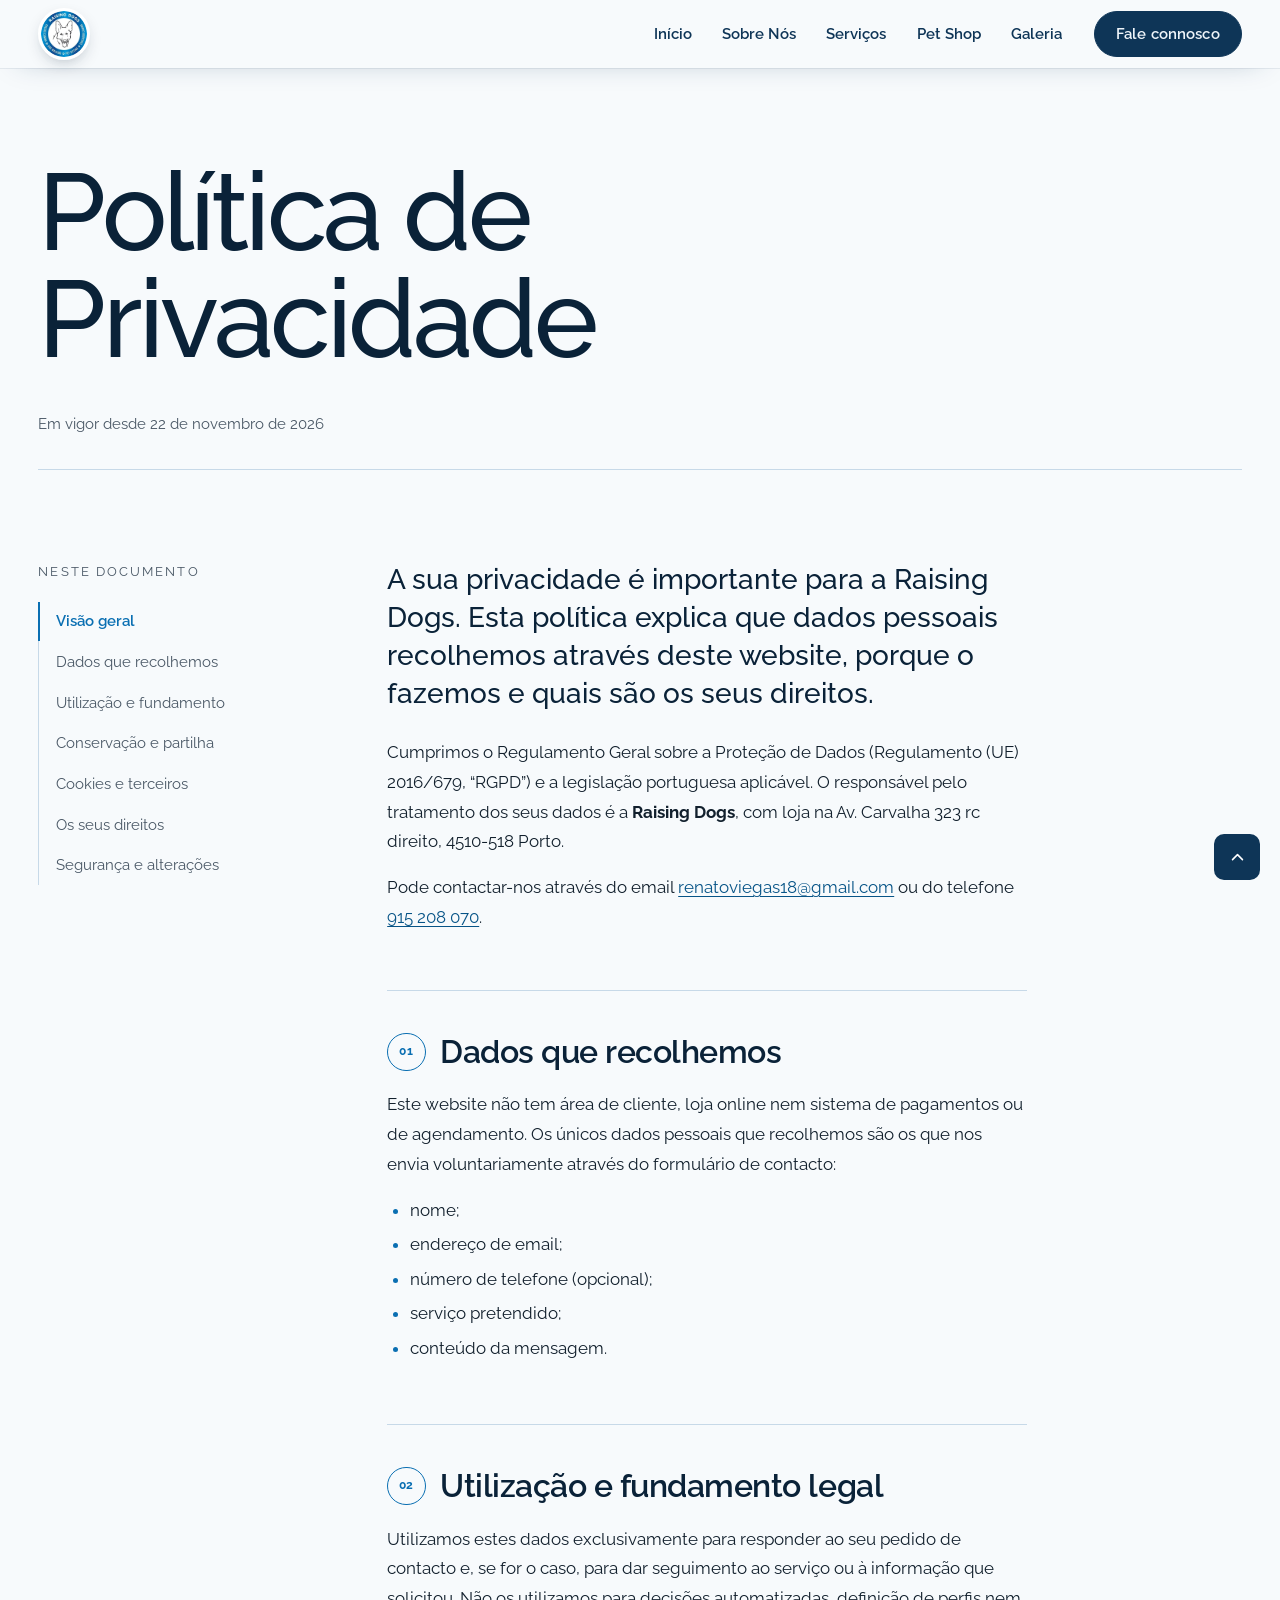
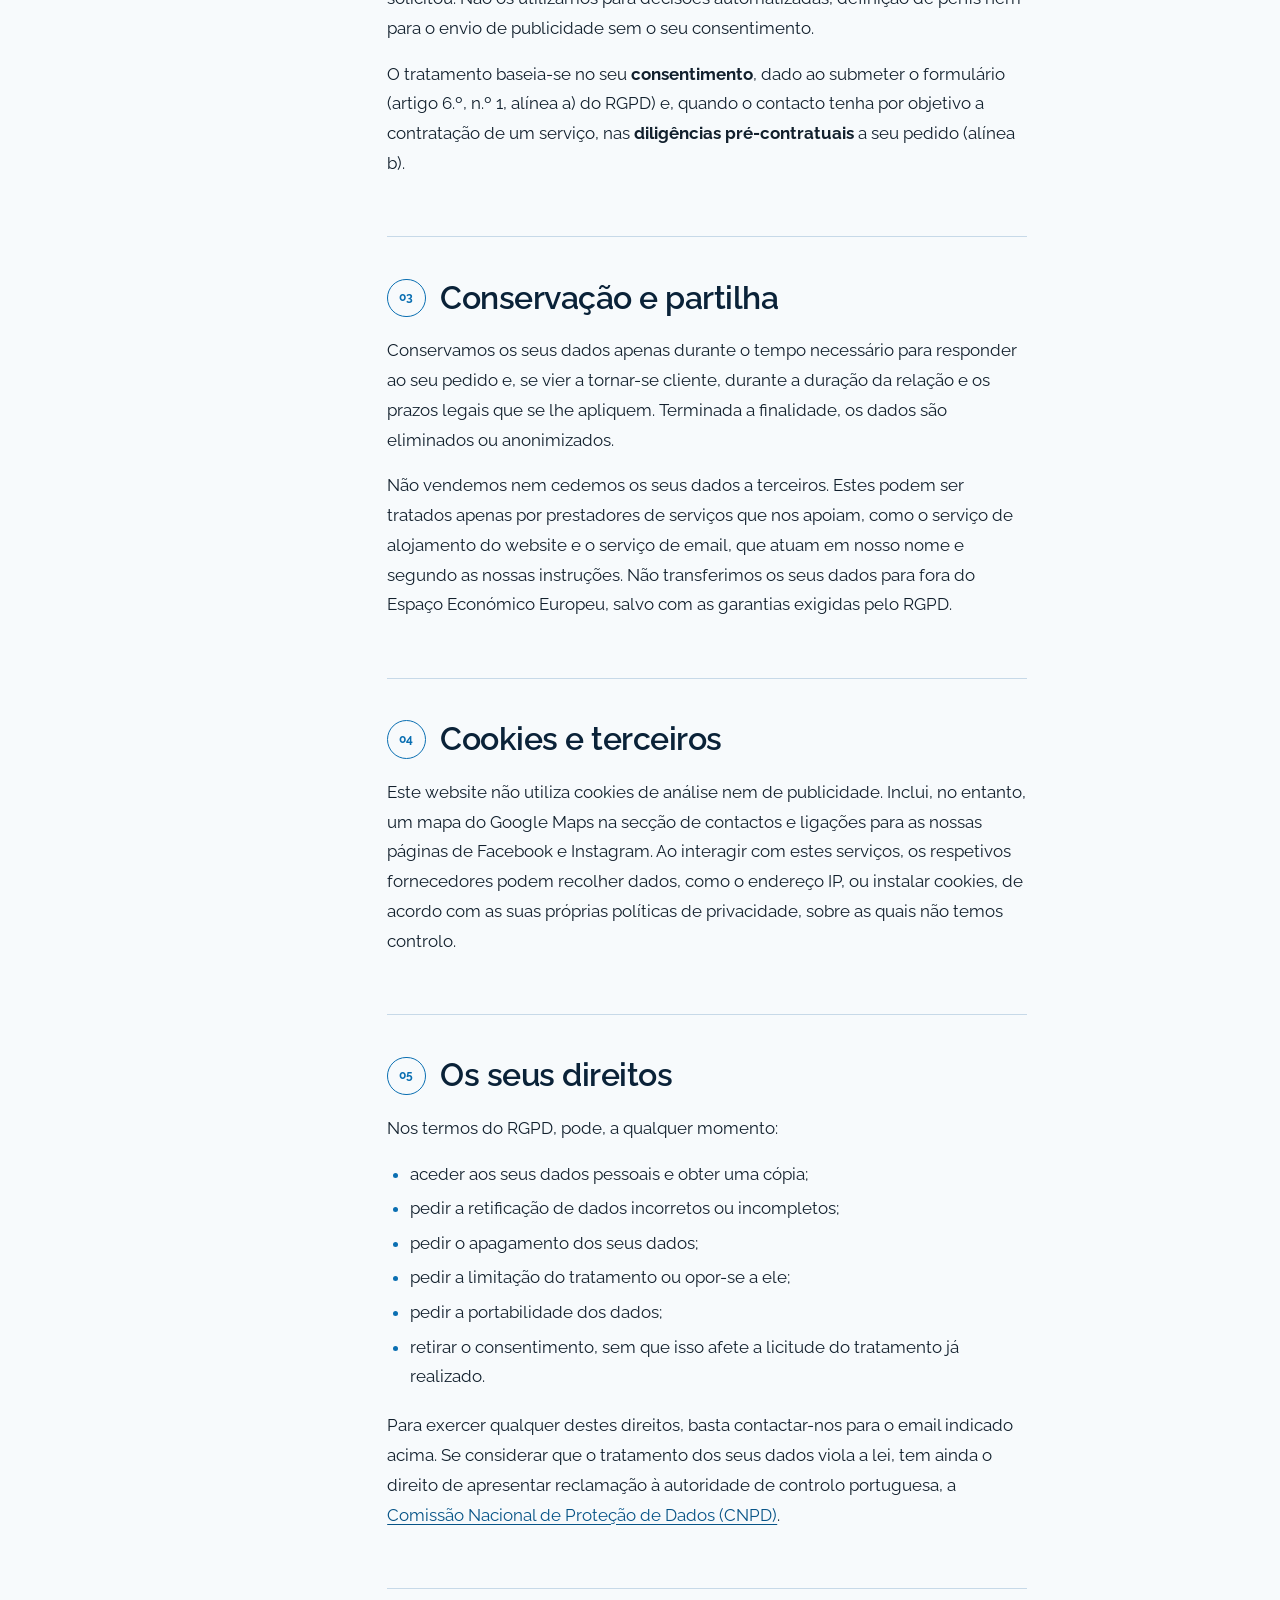
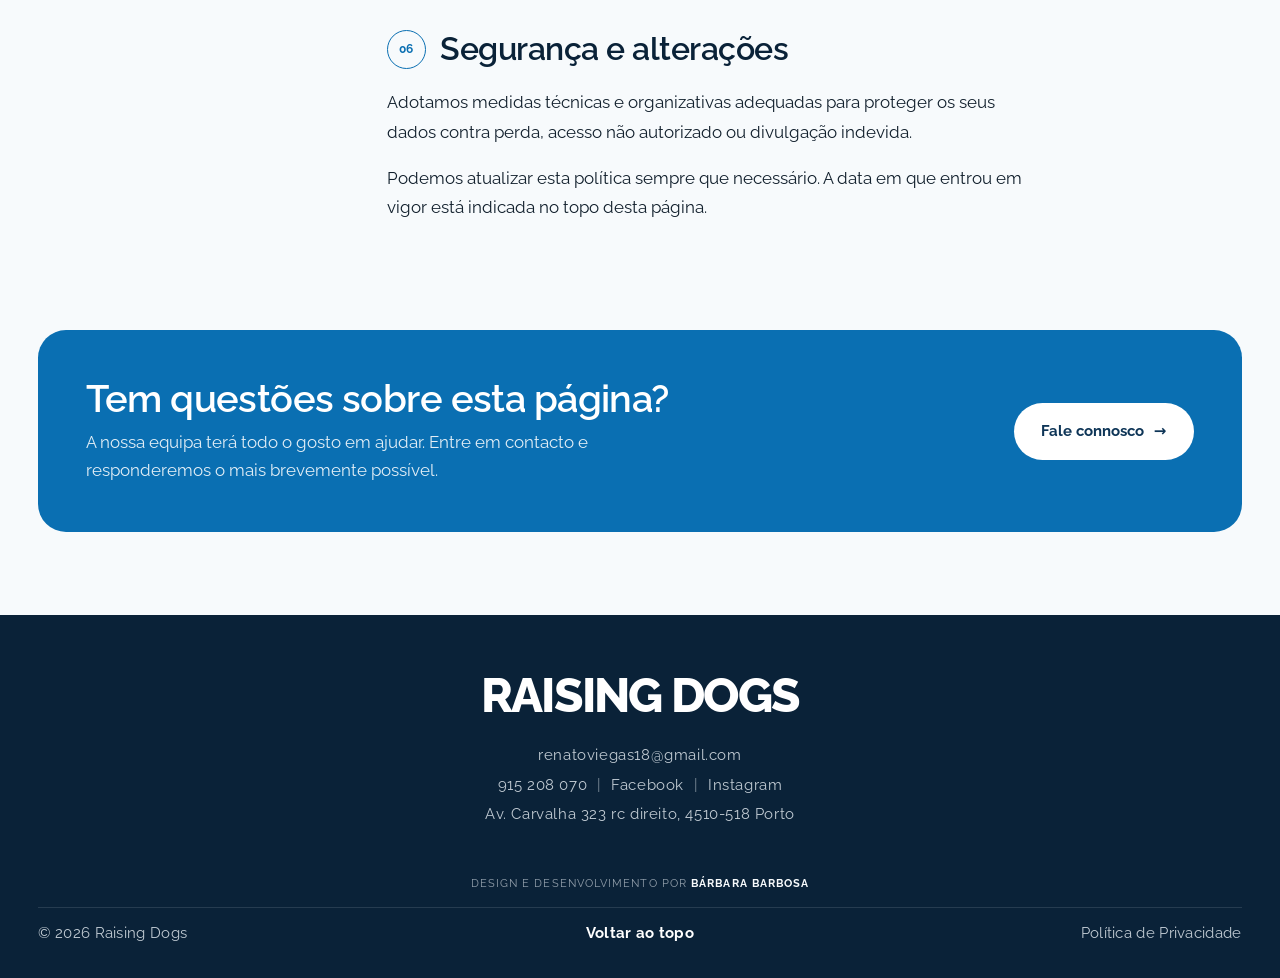
<file: politica-de-privacidade.html>
<!doctype html>
<html lang="pt-PT">
<head>
  <meta charset="utf-8">
  <meta name="viewport" content="width=device-width, initial-scale=1">
  <title>Política de Privacidade — Raising Dogs</title>
  <meta name="description" content="Saiba como a Raising Dogs recolhe, utiliza e protege os seus dados pessoais, nos termos do Regulamento Geral sobre a Proteção de Dados (RGPD).">
  <meta name="theme-color" content="#0e3557">
  <link rel="icon" type="image/png" href="assets/img/favicon.png">
  <link rel="preconnect" href="https://fonts.googleapis.com">
  <link rel="preconnect" href="https://fonts.gstatic.com" crossorigin>
  <link href="https://fonts.googleapis.com/css2?family=Raleway:ital,wght@0,400;0,500;0,600;0,700;0,800;1,400;1,500&display=swap" rel="stylesheet">
  <link rel="stylesheet" href="assets/css/style.css">
</head>
<body class="legal-page">
  <!-- NOTA: texto-modelo conforme o RGPD, baseado nos dados recolhidos pelo site. Deve ser revisto e validado pela Raising Dogs (e, idealmente, por um jurista) antes da publicação. -->
  <header class="site-header is-scrolled" id="topo-header">
    <div class="container header-inner">
      <a href="index.html#inicio" class="logo" aria-label="Raising Dogs — início">
        <picture>
          <source srcset="assets/img/logo-raising-dogs.webp" type="image/webp">
          <img class="logo-img" src="assets/img/logo-raising-dogs.png" width="240" height="240" alt="Raising Dogs">
        </picture>
      </a>

      <nav class="main-nav" id="menu" aria-label="Navegação principal">
        <ul>
          <li><a href="index.html#inicio">Início</a></li>
          <li><a href="index.html#sobre">Sobre Nós</a></li>
          <li><a href="index.html#servicos">Serviços</a></li>
          <li><a href="index.html#pet-shop">Pet Shop</a></li>
          <li><a href="index.html#galeria">Galeria</a></li>
        </ul>
        <a href="index.html#contactos" class="btn btn--primary nav-cta">Fale connosco</a>
      </nav>

      <button class="nav-toggle" aria-controls="menu" aria-expanded="false" aria-label="Abrir menu">
        <span></span><span></span><span></span>
      </button>
    </div>
  </header>

  <main id="topo">
    <section class="legal-hero">
      <div class="container">
        <h1>Política de Privacidade</h1>
        <p class="legal-date">Em vigor desde 22 de novembro de 2026</p>
      </div>
    </section>

    <div class="container legal-layout">
      <aside class="legal-toc" aria-label="Neste documento">
        <p class="toc-title">Neste documento</p>
        <ul id="toc">
          <li><a href="#visao-geral" class="is-active">Visão geral</a></li>
          <li><a href="#dados">Dados que recolhemos</a></li>
          <li><a href="#utilizacao">Utilização e fundamento</a></li>
          <li><a href="#conservacao">Conservação e partilha</a></li>
          <li><a href="#cookies">Cookies e terceiros</a></li>
          <li><a href="#direitos">Os seus direitos</a></li>
          <li><a href="#seguranca">Segurança e alterações</a></li>
        </ul>
      </aside>

      <article class="legal-body">
        <section id="visao-geral" class="legal-sec">
          <p class="legal-lead">A sua privacidade é importante para a Raising Dogs. Esta política explica que dados pessoais recolhemos através deste website, porque o fazemos e quais são os seus direitos.</p>
          <p>Cumprimos o Regulamento Geral sobre a Proteção de Dados (Regulamento (UE) 2016/679, “RGPD”) e a legislação portuguesa aplicável. O responsável pelo tratamento dos seus dados é a <strong>Raising Dogs</strong>, com loja na Av. Carvalha 323 rc direito, 4510-518 Porto.</p>
          <p>Pode contactar-nos através do email <a href="mailto:renatoviegas18@gmail.com">renatoviegas18@gmail.com</a> ou do telefone <a href="tel:+351915208070">915 208 070</a>.</p>
        </section>

        <section id="dados" class="legal-sec">
          <h2><span class="sec-num">01</span>Dados que recolhemos</h2>
          <p>Este website não tem área de cliente, loja online nem sistema de pagamentos ou de agendamento. Os únicos dados pessoais que recolhemos são os que nos envia voluntariamente através do formulário de contacto:</p>
          <ul>
            <li>nome;</li>
            <li>endereço de email;</li>
            <li>número de telefone (opcional);</li>
            <li>serviço pretendido;</li>
            <li>conteúdo da mensagem.</li>
          </ul>
        </section>

        <section id="utilizacao" class="legal-sec">
          <h2><span class="sec-num">02</span>Utilização e fundamento legal</h2>
          <p>Utilizamos estes dados exclusivamente para responder ao seu pedido de contacto e, se for o caso, para dar seguimento ao serviço ou à informação que solicitou. Não os utilizamos para decisões automatizadas, definição de perfis nem para o envio de publicidade sem o seu consentimento.</p>
          <p>O tratamento baseia-se no seu <strong>consentimento</strong>, dado ao submeter o formulário (artigo 6.º, n.º 1, alínea a) do RGPD) e, quando o contacto tenha por objetivo a contratação de um serviço, nas <strong>diligências pré-contratuais</strong> a seu pedido (alínea b).</p>
        </section>

        <section id="conservacao" class="legal-sec">
          <h2><span class="sec-num">03</span>Conservação e partilha</h2>
          <p>Conservamos os seus dados apenas durante o tempo necessário para responder ao seu pedido e, se vier a tornar-se cliente, durante a duração da relação e os prazos legais que se lhe apliquem. Terminada a finalidade, os dados são eliminados ou anonimizados.</p>
          <p>Não vendemos nem cedemos os seus dados a terceiros. Estes podem ser tratados apenas por prestadores de serviços que nos apoiam, como o serviço de alojamento do website e o serviço de email, que atuam em nosso nome e segundo as nossas instruções. Não transferimos os seus dados para fora do Espaço Económico Europeu, salvo com as garantias exigidas pelo RGPD.</p>
        </section>

        <section id="cookies" class="legal-sec">
          <h2><span class="sec-num">04</span>Cookies e terceiros</h2>
          <p>Este website não utiliza cookies de análise nem de publicidade. Inclui, no entanto, um mapa do Google Maps na secção de contactos e ligações para as nossas páginas de Facebook e Instagram. Ao interagir com estes serviços, os respetivos fornecedores podem recolher dados, como o endereço IP, ou instalar cookies, de acordo com as suas próprias políticas de privacidade, sobre as quais não temos controlo.</p>
        </section>

        <section id="direitos" class="legal-sec">
          <h2><span class="sec-num">05</span>Os seus direitos</h2>
          <p>Nos termos do RGPD, pode, a qualquer momento:</p>
          <ul>
            <li>aceder aos seus dados pessoais e obter uma cópia;</li>
            <li>pedir a retificação de dados incorretos ou incompletos;</li>
            <li>pedir o apagamento dos seus dados;</li>
            <li>pedir a limitação do tratamento ou opor-se a ele;</li>
            <li>pedir a portabilidade dos dados;</li>
            <li>retirar o consentimento, sem que isso afete a licitude do tratamento já realizado.</li>
          </ul>
          <p>Para exercer qualquer destes direitos, basta contactar-nos para o email indicado acima. Se considerar que o tratamento dos seus dados viola a lei, tem ainda o direito de apresentar reclamação à autoridade de controlo portuguesa, a <a href="https://www.cnpd.pt" target="_blank" rel="noopener">Comissão Nacional de Proteção de Dados (CNPD)<span class="sr-only"> (abre num novo separador)</span></a>.</p>
        </section>

        <section id="seguranca" class="legal-sec">
          <h2><span class="sec-num">06</span>Segurança e alterações</h2>
          <p>Adotamos medidas técnicas e organizativas adequadas para proteger os seus dados contra perda, acesso não autorizado ou divulgação indevida.</p>
          <p>Podemos atualizar esta política sempre que necessário. A data em que entrou em vigor está indicada no topo desta página.</p>
        </section>
      </article>
    </div>

    <div class="container">
      <aside class="legal-cta-block">
        <div>
          <h2>Tem questões sobre esta página?</h2>
          <p>A nossa equipa terá todo o gosto em ajudar. Entre em contacto e responderemos o mais brevemente possível.</p>
        </div>
        <a class="legal-cta-btn" href="index.html#contactos">Fale connosco <span aria-hidden="true">→</span></a>
      </aside>
    </div>
  </main>

  <a href="#topo" class="legal-up" aria-label="Voltar ao topo"><svg viewBox="0 0 24 24" width="22" height="22" fill="none" stroke="currentColor" stroke-width="2.2" stroke-linecap="round" stroke-linejoin="round" aria-hidden="true"><path d="M5 15l7-7 7 7"/></svg></a>

  <footer class="site-footer">
    <div class="container footer-simple">
      <a href="index.html" class="footer-name" aria-label="Raising Dogs — início">Raising Dogs</a>
      <address class="footer-contact">
        <p><a href="mailto:renatoviegas18@gmail.com">renatoviegas18@gmail.com</a></p>
        <p><a href="tel:+351915208070">915 208 070</a> <span aria-hidden="true">|</span> <a href="https://www.facebook.com/raising.dog" target="_blank" rel="noopener">Facebook<span class="sr-only"> (abre num novo separador)</span></a> <span aria-hidden="true">|</span> <a href="https://www.instagram.com/raising.dogs/" target="_blank" rel="noopener">Instagram<span class="sr-only"> (abre num novo separador)</span></a></p>
        <p>Av. Carvalha 323 rc direito, 4510-518 Porto</p>
      </address>
      <p class="footer-credit">Design e desenvolvimento por <a href="https://www.instagram.com/barbara_barbosa_22/" target="_blank" rel="noopener">Bárbara Barbosa<span class="sr-only"> (abre num novo separador)</span></a></p>
      <div class="footer-links">
        <span class="footer-copy">© <span id="ano">2026</span> Raising Dogs</span>
        <a href="#topo" class="to-top">Voltar ao topo</a>
        <a href="politica-de-privacidade.html" aria-current="page">Política de Privacidade</a>
      </div>
    </div>
  </footer>
  <script>
    document.getElementById('ano').textContent = new Date().getFullYear();
    (function () {
      var t = document.querySelector('.nav-toggle');
      function setNav(o) { document.body.classList.toggle('nav-open', o); t.setAttribute('aria-expanded', o); t.setAttribute('aria-label', o ? 'Fechar menu' : 'Abrir menu'); }
      t.addEventListener('click', function () { setNav(!document.body.classList.contains('nav-open')); });
      document.querySelectorAll('.main-nav a').forEach(function (a) { a.addEventListener('click', function () { setNav(false); }); });
      document.addEventListener('keydown', function (e) { if (e.key === 'Escape') setNav(false); });
    })();
    (function () {
      var links = Array.prototype.slice.call(document.querySelectorAll('#toc a'));
      var secs = links.map(function (a) { return document.querySelector(a.getAttribute('href')); });
      function onScroll() {
        var y = window.scrollY + window.innerHeight * 0.3, cur = 0;
        secs.forEach(function (s, i) { if (s && s.offsetTop <= y) cur = i; });
        links.forEach(function (a, i) { a.classList.toggle('is-active', i === cur); });
      }
      window.addEventListener('scroll', onScroll, { passive: true }); onScroll();
    })();
  </script>
</body>
</html>
</file>
<file: assets/css/style.css>
/* =========================================================
   Raising Dogs — folha de estilos
   Estrutura: 1. Tokens · 2. Base · 3. Componentes · 4. Secções · 5. Utilitários / animações
   ========================================================= */

/* ---------- 1. TOKENS ---------- */
:root {
  /* Cores — paleta azul (a partir do logótipo) */
  --navy-900:  #0a2238;
  --navy-800:  #0e3557;
  --navy-700:  #154a78;
  --blue-600:  #0a6fb2;   /* azul do logótipo */
  --blue-400:  #4f9bd3;
  --blue-200:  #c4e0f3;
  --mist-50:   #f7fafc;
  --mist-100:  #eef4f9;
  --mist-200:  #dde9f3;
  --mist-300:  #c7d9e8;
  --accent-500:#0a6fb2;
  --accent-600:#075487;
  --ink:       #12202d;
  --ink-soft:  #4a5866;
  --white:     #ffffff;

  /* Tipografia */
  --font-display: "Raleway", system-ui, -apple-system, "Segoe UI", sans-serif;
  --font-body: "Raleway", system-ui, -apple-system, "Segoe UI", sans-serif;

  --fs-xs: .8125rem;
  --fs-sm: .9375rem;
  --fs-base: 1.0625rem;
  --fs-lg: clamp(1.125rem, 1rem + .4vw, 1.3rem);
  --fs-h3: clamp(1.5rem, 1.2rem + 1vw, 2rem);
  --fs-h2: clamp(2.1rem, 1.5rem + 2.6vw, 3.6rem);
  --fs-h2-xl: clamp(2.4rem, 1.6rem + 3.4vw, 4.4rem);
  --fs-h1: clamp(2.7rem, 1.7rem + 4.6vw, 5.6rem);

  /* Espaçamentos e forma */
  --space-section: clamp(5rem, 3.5rem + 6vw, 9rem);
  --radius-sm: 10px;
  --radius: 18px;
  --radius-lg: 28px;
  --container: 1240px;
  --gutter: clamp(1.25rem, .8rem + 2vw, 2.5rem);
  --header-h: 76px;

  --shadow-soft: 0 18px 40px -22px rgba(10, 34, 56, .35);
  --shadow-lift: 0 28px 60px -28px rgba(10, 34, 56, .5);
  --ease: cubic-bezier(.22, .8, .24, 1);
}

/* ---------- 2. BASE ---------- */
*, *::before, *::after { box-sizing: border-box; }
html { scroll-behavior: smooth; scroll-padding-top: calc(var(--header-h) + 8px); -webkit-text-size-adjust: 100%; }
body {
  margin: 0;
  font-family: var(--font-body);
  font-size: var(--fs-base);
  line-height: 1.65;
  color: var(--ink);
  background: var(--mist-100);
  -webkit-font-smoothing: antialiased;
  overflow-x: hidden;
}
img { display: block; max-width: 100%; height: auto; }
ul, ol { margin: 0; padding: 0; list-style: none; }
figure { margin: 0; }
h1, h2, h3, h4 { margin: 0; font-family: var(--font-display); font-weight: 600; line-height: 1.1; letter-spacing: -.02em; }
p { margin: 0 0 1em; }
a { color: inherit; }
button { font: inherit; cursor: pointer; }
svg { width: 1em; height: 1em; flex-shrink: 0; }
:focus-visible { outline: 3px solid var(--blue-400); outline-offset: 3px; border-radius: 6px; }

.container { width: min(100% - 2 * var(--gutter), var(--container)); margin-inline: auto; }
.section { padding-block: var(--space-section); position: relative; }

.skip-link {
  position: absolute; left: 1rem; top: -100px; z-index: 200;
  background: var(--navy-800); color: var(--white); padding: .7rem 1rem; border-radius: var(--radius-sm);
}
.skip-link:focus { top: 1rem; }

/* Scrollbar discreta em azul-escuro */
html { scrollbar-width: thin; scrollbar-color: var(--navy-800) transparent; }
::-webkit-scrollbar { width: 8px; height: 8px; }
::-webkit-scrollbar-track { background: transparent; }
::-webkit-scrollbar-thumb { background: var(--navy-800); border-radius: 999px; border: 2px solid transparent; background-clip: padding-box; }
::-webkit-scrollbar-thumb:hover { background-color: var(--navy-900); }

/* Scroll suave (Lenis) */
html.lenis, html.lenis body { height: auto; }
.lenis.lenis-smooth { scroll-behavior: auto !important; }
.lenis.lenis-smooth [data-lenis-prevent] { overscroll-behavior: contain; }
.lenis.lenis-stopped { overflow: hidden; }

/* ---------- 3. COMPONENTES ---------- */

/* Etiquetas e títulos */
.eyebrow {
  display: block;
  font-family: var(--font-display); font-style: italic; font-weight: 400;
  font-size: clamp(1.45rem, 1.15rem + 1vw, 2.1rem); line-height: 1.2; letter-spacing: -.01em;
  color: var(--accent-500); margin-bottom: .7rem;
}
.eyebrow--light { color: var(--mist-200); }
.section-title { font-size: var(--fs-h2); color: var(--navy-800); }
.section-title--xl { font-size: var(--fs-h2-xl); }
.section-title--light { color: var(--mist-100); }
.section-title em, .hero-title em { font-style: italic; font-weight: 400; }
.lead { font-size: var(--fs-lg); color: var(--ink); line-height: 1.6; }
.section-intro { color: var(--ink-soft); font-size: var(--fs-lg); max-width: 34rem; }

.section-head { margin-bottom: clamp(2.5rem, 2rem + 2vw, 4rem); }
.section-head--split { display: grid; gap: 1.5rem; align-items: end; }
.section-head--split .section-title { max-width: 16ch; }
.section-head--center { text-align: center; max-width: 46rem; margin-inline: auto; }
.section-head--center .section-intro { margin-inline: auto; }
@media (min-width: 960px) {
  .section-head--split { grid-template-columns: 1.3fr 1fr; gap: 4rem; }
  .section-head--split .section-intro, .section-head--split .filters { justify-self: end; }
}

/* Botões */
.btn {
  --btn-bg: var(--navy-800); --btn-fg: var(--mist-100); --btn-bd: var(--btn-bg);
  display: inline-flex; align-items: center; justify-content: center; gap: .6rem;
  min-height: 52px; padding: .85rem 1.6rem;
  border-radius: 999px; border: 1.5px solid var(--btn-bd);
  background: var(--btn-bg); color: var(--btn-fg);
  font-weight: 600; font-size: var(--fs-sm); text-decoration: none; letter-spacing: .01em;
  transition: transform .35s var(--ease), background-color .3s, color .3s, border-color .3s, box-shadow .35s var(--ease);
}
.btn svg { width: 1.1em; height: 1.1em; transition: transform .35s var(--ease); }
.btn:hover { transform: translateY(-2px); box-shadow: var(--shadow-soft); }
.btn:hover svg { transform: translateX(4px); }
.btn--primary:hover { --btn-bg: var(--navy-700); }
.btn--light { --btn-bg: var(--mist-100); --btn-fg: var(--navy-800); }
.btn--light:hover { --btn-bg: var(--white); }
.btn--ghost-light { --btn-bg: transparent; --btn-fg: var(--mist-100); --btn-bd: rgba(238, 244, 249, .55); backdrop-filter: blur(4px); }
.btn--ghost-light:hover { --btn-bg: rgba(238, 244, 249, .14); --btn-bd: var(--mist-100); }
.btn--outline { --btn-bg: transparent; --btn-fg: var(--navy-800); --btn-bd: var(--navy-800); }
.btn--outline:hover { --btn-bg: var(--navy-800); --btn-fg: var(--mist-100); }
.btn--block { width: 100%; }
.btn-group { display: flex; flex-wrap: wrap; gap: .8rem; }

.link-arrow {
  display: inline-flex; align-items: center; gap: .5rem; font-weight: 700; color: var(--navy-800);
  text-decoration: none; border-bottom: 1.5px solid var(--blue-400); padding-bottom: 2px;
  transition: gap .3s var(--ease), color .3s;
}
.link-arrow:hover { gap: .85rem; color: var(--accent-500); }
.link-btn { background: none; border: 0; padding: 0; color: inherit; text-decoration: underline; text-underline-offset: 3px; }

.tag {
  display: inline-block; padding: .3rem .75rem; border-radius: 999px;
  background: var(--accent-500); color: var(--mist-50);
  font-size: .72rem; font-weight: 700; letter-spacing: .12em; text-transform: uppercase;
}

/* Listas */
.check-list { display: grid; gap: .75rem; margin: 1.6rem 0 2rem; }
.check-list li { display: flex; align-items: center; gap: .8rem; font-weight: 500; }
.check-list svg {
  width: 1.7rem; height: 1.7rem; padding: .35rem; border-radius: 50%;
  background: var(--blue-200); color: var(--navy-800);
}
.pill-list { display: flex; flex-wrap: wrap; gap: .55rem; margin: 1.6rem 0 2.2rem; }
.pill-list li {
  padding: .5rem 1rem; border-radius: 999px; font-size: var(--fs-sm); font-weight: 500;
  border: 1px solid rgba(238, 244, 249, .35); color: var(--mist-100);
  transition: background-color .3s, border-color .3s;
}
.pill-list li:hover { background: rgba(238, 244, 249, .1); border-color: var(--mist-100); }

/* ---------- 4. SECÇÕES ---------- */

/* 01 · Header */
.site-header {
  position: fixed; inset: 0 0 auto; z-index: 100; height: var(--header-h);
  color: var(--mist-100);
  transition: background-color .4s var(--ease), color .4s, box-shadow .4s, height .4s var(--ease);
}
.site-header.is-scrolled {
  background: rgba(247, 250, 252, .92); color: var(--navy-800);
  backdrop-filter: saturate(1.4) blur(14px); -webkit-backdrop-filter: saturate(1.4) blur(14px);
  box-shadow: 0 1px 0 rgba(14, 53, 87, .08), 0 10px 30px -20px rgba(14, 53, 87, .35);
  --header-h: 68px;
}
.header-inner { height: 100%; display: flex; align-items: center; justify-content: space-between; gap: 2rem; }

.logo { position: relative; z-index: 102; display: inline-flex; align-items: center; gap: .65rem; text-decoration: none; color: inherit; }
.logo-img { width: 64px; height: 64px; border-radius: 50%; background: var(--white); border: 3px solid var(--white); transition: width .4s var(--ease), height .4s var(--ease); box-shadow: 0 6px 18px -8px rgba(10, 34, 56, .45); }
.is-scrolled .logo-img { width: 52px; height: 52px; }
.logo--footer .logo-img { width: 104px; height: 104px; }
.logo-text { font-family: var(--font-display); font-size: 1.45rem; font-weight: 600; letter-spacing: -.02em; line-height: 1; }
.logo-text em { font-style: italic; font-weight: 400; margin-left: .2em; }

.main-nav ul { display: flex; gap: .3rem; }
.main-nav a:not(.btn) {
  position: relative; display: block; padding: .5rem .8rem;
  text-decoration: none; font-size: var(--fs-sm); font-weight: 600;
}
.main-nav a:not(.btn)::after {
  content: ""; position: absolute; left: .8rem; right: .8rem; bottom: .2rem; height: 1.5px;
  background: currentColor; transform: scaleX(0); transform-origin: left; transition: transform .35s var(--ease);
}
.main-nav a:not(.btn):hover::after, .main-nav a.is-current::after { transform: scaleX(1); }
.nav-cta { min-height: 46px; padding: .6rem 1.3rem; }
.site-header:not(.is-scrolled) .nav-cta { --btn-bg: var(--mist-100); --btn-fg: var(--navy-800); }

.nav-toggle {
  display: none; width: 46px; height: 46px; border-radius: 50%; border: 1.5px solid currentColor;
  background: transparent; color: inherit; position: relative; z-index: 102;
}
.nav-toggle span { position: absolute; left: 13px; right: 13px; height: 1.5px; background: currentColor; transition: transform .35s var(--ease), opacity .2s; }
.nav-toggle span:nth-child(1) { top: 16px; }
.nav-toggle span:nth-child(2) { top: 22px; }
.nav-toggle span:nth-child(3) { top: 28px; }
.nav-open .nav-toggle span:nth-child(1) { transform: translateY(6px) rotate(45deg); }
.nav-open .nav-toggle span:nth-child(2) { opacity: 0; }
.nav-open .nav-toggle span:nth-child(3) { transform: translateY(-6px) rotate(-45deg); }

@media (min-width: 1024px) {
  .main-nav { display: flex; align-items: center; gap: 1.2rem; }
}
@media (max-width: 1023.98px) {
  .nav-toggle { display: inline-block; }
  .main-nav {
    position: fixed; inset: 0; z-index: 101;
    display: flex; flex-direction: column; justify-content: center; gap: 2.5rem;
    padding: calc(var(--header-h) + 2rem) var(--gutter) 3rem;
    background: var(--navy-800); color: var(--mist-100);
    clip-path: circle(0 at calc(100% - 3rem) 2.4rem);
    visibility: hidden;
    transition: clip-path .6s var(--ease), visibility 0s linear .6s;
  }
  .main-nav ul { flex-direction: column; gap: .2rem; }
  .main-nav a:not(.btn) { font-family: var(--font-display); font-size: clamp(2rem, 8vw, 2.8rem); font-weight: 400; padding: .3rem 0; }
  .main-nav a:not(.btn)::after { left: 0; right: auto; width: 2rem; }
  .main-nav .nav-cta { align-self: flex-start; --btn-bg: var(--mist-100); --btn-fg: var(--navy-800); min-height: 52px; }
  .nav-open .main-nav { clip-path: circle(150% at calc(100% - 3rem) 2.4rem); visibility: visible; transition: clip-path .7s var(--ease); }
  .nav-open .site-header { color: var(--mist-100); background: transparent; box-shadow: none; backdrop-filter: none; }
  body.nav-open { overflow: hidden; }
}

/* 02 · Hero */
.hero {
  --hero-bg: #1068a8;
  position: relative; min-height: max(620px, 100svh);
  background: var(--hero-bg); color: var(--mist-50);
  overflow: hidden; isolation: isolate;
  display: flex; flex-direction: column;
}
.hero { cursor: url("../img/cursor-osso.svg") 16 16, url("../img/cursor-osso.png") 16 16, auto; } /* cursor em forma de osso */
.hero::before { /* luz suave atrás do cão */
  content: ""; position: absolute; z-index: -1; left: 50%; bottom: -10%; translate: -50% 0;
  width: min(90vw, 900px); aspect-ratio: 1; border-radius: 50%;
  background: radial-gradient(circle, rgba(255, 255, 255, .12), transparent 62%);
}
.hero-kicker { display: none; color: var(--mist-50); animation: wordIn 1.1s var(--ease) backwards; }
.sr-only { position: absolute; width: 1px; height: 1px; overflow: hidden; clip: rect(0 0 0 0); white-space: nowrap; }

.hero-word {
  position: relative; z-index: 1;
  margin: calc(var(--header-h) + clamp(1rem, 4vh, 3rem)) 0 0;
  text-align: center; white-space: nowrap;
  font-family: var(--font-display); font-weight: 800; text-transform: uppercase;
  font-size: clamp(3.4rem, 11.4vw, 13rem); line-height: .82; letter-spacing: -.035em;
  color: var(--mist-100);
  animation: wordIn 1.1s var(--ease) backwards;
}
@keyframes wordIn { from { opacity: 0; transform: translateY(30px) scale(.98); } }

.hero-dog {
  position: absolute; z-index: 2; left: 50%; bottom: 0; translate: -57% 0;
  height: calc(100% - var(--header-h) - clamp(1rem, 4vh, 3rem) - clamp(1.6rem, 5.4vw, 6rem));
  max-height: 920px; aspect-ratio: 1214 / 1264;
  animation: dogIn 1.2s var(--ease) .15s backwards;
}
.hero-dog img { width: 100%; height: 100%; object-fit: contain; object-position: bottom; filter: drop-shadow(0 30px 40px rgba(10, 34, 56, .35)); }
@keyframes dogIn { from { opacity: 0; transform: translateY(60px); } }

/* Parallax do hero — --p vai de 0 (topo) a 1 (hero fora do ecrã), definido em main.js */
.hero { --p: 0; }
.hero-word, .hero-kicker { transform: translate3d(0, calc(var(--p) * 38vh), 0); opacity: calc(1 - var(--p) * .9); will-change: transform; }
.hero-dog { transform: translate3d(0, calc(var(--p) * 12vh), 0) scale(calc(1 + var(--p) * .05)); transform-origin: 50% 100%; will-change: transform; }
.hero-doodles { transform: scale(calc(1 + var(--p) * .35)); transform-origin: 55% 41%; opacity: calc(1 - var(--p) * 2.2); }
@media (min-width: 768px) {
  .hero-bottom { transform: translate3d(0, calc(var(--p) * -14vh), 0); opacity: calc(1 - var(--p) * 1.8); will-change: transform; }
}
@media (prefers-reduced-motion: reduce) { .hero { --p: 0 !important; } }

.hero-doodles { position: absolute; inset: 0; width: 100%; height: 100%; overflow: visible; pointer-events: none; }
.hero-doodles path {
  fill: none; stroke: var(--mist-50); stroke-width: 4; stroke-linecap: round; vector-effect: non-scaling-stroke;
  stroke-dasharray: 200; stroke-dashoffset: 200;
  animation: draw .7s var(--ease) forwards; animation-delay: calc(.9s + var(--i) * .09s);
}
@keyframes draw { to { stroke-dashoffset: 0; } }
@media (max-width: 767.98px) { .hero-doodles path { stroke-width: 3; } }

.hero-bottom {
  position: relative; z-index: 3; margin-top: auto;
  display: flex; align-items: flex-end; justify-content: space-between; gap: 1rem;
  padding-bottom: clamp(1.25rem, 3vh, 2.25rem);
}
.hero-left { display: grid; gap: .9rem; justify-items: start; }
.hero-tagline { margin: 0; max-width: 18ch; font-size: clamp(1.05rem, .95rem + .5vw, 1.4rem); font-weight: 500; line-height: 1.3; color: var(--mist-50); }

.hero-pill {
  display: inline-flex; align-items: center; gap: 1rem;
  padding: .5rem .5rem .5rem 1.4rem; border-radius: 999px;
  background: var(--mist-100); color: var(--navy-800);
  font-weight: 600; font-size: var(--fs-sm); text-decoration: none;
  box-shadow: 0 14px 30px -18px rgba(10, 34, 56, .6);
  transition: transform .4s var(--ease), box-shadow .4s var(--ease);
}
.hero-pill:hover { transform: translateY(-3px); box-shadow: 0 20px 36px -18px rgba(10, 34, 56, .7); }
.hero-pill-icon {
  display: grid; place-items: center; width: 42px; height: 42px; border-radius: 50%;
  background: var(--navy-800); color: var(--mist-100); transition: transform .4s var(--ease);
}
.hero-pill-icon svg { width: 18px; height: 18px; }
.hero-pill:hover .hero-pill-icon { transform: rotate(-45deg); }
.hero-pill--new { padding-left: .5rem; gap: .8rem; }
.hero-pill--new .hero-pill-icon { margin-left: .4rem; }
.hero-pill--new img { width: 46px; height: 46px; border-radius: 50%; object-fit: cover; }
.hero-pill--new small { display: block; font-size: .68rem; font-weight: 700; letter-spacing: .08em; text-transform: uppercase; color: var(--accent-500); line-height: 1.2; }

@media (max-width: 767.98px) {
  .hero-word { white-space: normal; font-size: clamp(3.6rem, 23vw, 8rem); line-height: .8; }
  .hero-word span:not(.sr-only) { display: block; }
  .hero { justify-content: flex-end; }
  .hero-kicker { display: block; margin: auto auto 1rem; padding-top: calc(var(--header-h) + 1rem); max-width: 20ch; text-align: center; font-size: 1.1rem; font-weight: 500; line-height: 1.35; }
  .hero-word { margin-top: 0; }
  .hero-dog { position: relative; left: auto; bottom: auto; translate: -7% 0; height: auto; width: min(100vw, 470px); margin: -6vw auto 0; }
  .hero-pill--new { position: absolute; z-index: 3; left: 0; right: 0; margin-inline: auto; top: calc(var(--header-h) + .9rem); width: max-content; padding-right: .5rem; font-size: .85rem; }
  .hero-pill--new img { width: 36px; height: 36px; }
  .hero-pill--new .hero-pill-icon { width: 34px; height: 34px; margin-left: .3rem; }
  .hero-bottom { position: static; padding: 0; }
  .hero-left { position: absolute; z-index: 3; left: var(--gutter); right: var(--gutter); bottom: 1.25rem; }
  .hero-bottom { flex-direction: column; align-items: stretch; }
  .hero-left { justify-items: stretch; }
  .hero-tagline { display: none; }
  .hero-pill { justify-content: space-between; }
  .hero-pill--new { justify-content: flex-start; }
  .hero-pill--new .hero-pill-icon { margin-left: auto; }
}
@media (max-width: 767.98px) and (max-height: 720px) { .hero-dog { width: min(86vw, 360px); } }
@media (max-width: 1023.98px) { .hero-tagline { display: none; } }

/* Faixa animada */
.ticker { background: var(--blue-600); color: var(--mist-100); overflow: hidden; padding-block: 1.1rem; }
.ticker-track { display: flex; align-items: center; gap: 2.2rem; width: max-content; animation: ticker 38s linear infinite; }
.ticker span { font-family: var(--font-display); font-size: clamp(1.15rem, 1rem + .6vw, 1.6rem); font-style: italic; white-space: nowrap; }
.ticker svg { width: 1.2rem; height: 1.2rem; opacity: .6; }
@keyframes ticker { to { transform: translateX(-50%); } }

/* 03 · Sobre */
.about { background: var(--mist-100); overflow: hidden; isolation: isolate; }
.about .container { position: relative; }

/* Linha "trela" — desenha-se com o scroll (--draw de 0 a 1, em main.js) */
.about-line { position: absolute; inset: 0; z-index: -1; width: 100%; height: 100%; pointer-events: none; }
.about-line path {
  fill: none; stroke: var(--blue-400); stroke-width: 2; stroke-linecap: round; vector-effect: non-scaling-stroke;
  stroke-dasharray: 1; stroke-dashoffset: calc(1 - var(--draw, 1)); opacity: .7;
}

.about-layout { display: grid; gap: clamp(3.5rem, 2rem + 4vw, 6rem); align-items: center; }
@media (min-width: 960px) { .about-layout { grid-template-columns: 5fr 6fr; } }
.about-title span { display: block; }
.section-head .big-subtitle { margin-bottom: 0; }
.about-title, .big-title { font-size: var(--fs-h2-xl); font-weight: 800; text-transform: uppercase; letter-spacing: -.02em; color: var(--navy-800); line-height: .95; margin-bottom: 1.4rem; }
.about-subtitle, .big-subtitle {
  font-family: var(--font-display); font-weight: 500; font-style: italic;
  font-size: clamp(1.35rem, 1.1rem + 1vw, 2rem); line-height: 1.25; color: var(--navy-700);
  max-width: 24ch; margin-bottom: 2rem;
}
.about-text .lead { color: var(--ink); max-width: 36rem; }
.about-text p:not(.lead):not(.about-subtitle) { color: var(--ink-soft); max-width: 36rem; }

/* Sublinhado desenhado à mão */
.scribble { position: relative; white-space: nowrap; color: var(--blue-600); }
.scribble svg { position: absolute; left: -2%; bottom: -.18em; width: 104%; height: .32em; overflow: visible; }
.scribble path { fill: none; stroke: var(--blue-600); stroke-width: 4; stroke-linecap: round; vector-effect: non-scaling-stroke; stroke-dasharray: 1; stroke-dashoffset: 1; transition: stroke-dashoffset 1.1s var(--ease) .5s; }
.is-visible .scribble path, .no-anim .scribble path { stroke-dashoffset: 0; }

/* Fotografia com moldura em linha azul */
.about-photo { position: relative; max-width: 520px; width: 100%; justify-self: center; }
.ag { position: relative; margin: 0; aspect-ratio: 3 / 4; }
.ag img { position: relative; z-index: 1; width: 100%; height: 100%; object-fit: cover; object-position: 50% 40%; border-radius: var(--radius-lg); transition: transform 1s var(--ease); }
.ag::before { /* moldura azul desfasada */
  content: ""; position: absolute; inset: 0; border: 2px solid var(--blue-600); border-radius: var(--radius-lg);
  transform: translate(18px, 18px); transition: transform .6s var(--ease);
}
.ag::after { /* segunda moldura, tracejada */
  content: ""; position: absolute; inset: -18px; border: 1.5px dashed var(--blue-400); border-radius: calc(var(--radius-lg) + 14px);
  transform: translate(-6px, -6px); opacity: .8;
}
.about-photo:hover .ag::before { transform: translate(8px, 8px); }
.about-photo:hover .ag img { transform: scale(1.015); }

.about-stamp {
  position: absolute; right: -36px; top: -36px; z-index: 2;
  width: clamp(100px, 12vw, 132px); aspect-ratio: 1; border-radius: 50%;
  background: var(--navy-800); color: var(--mist-50); display: grid; place-items: center;
  box-shadow: var(--shadow-lift);
}
.about-stamp > svg:first-child { position: absolute; inset: 0; width: 100%; height: 100%; animation: spin 22s linear infinite; }
.about-stamp text { font-family: var(--font-body); font-size: 10.5px; font-weight: 700; letter-spacing: .18em; text-transform: uppercase; fill: currentColor; }
.about-stamp-paw { width: 30%; height: 30%; color: var(--blue-200); }
@keyframes spin { to { rotate: 360deg; } }

/* Parallax da secção "Sobre" — --ap vai de -1 (secção a entrar) a 1 (a sair), definido em main.js */
.about { --ap: 0; --k: 1; }
.about-photo { transform: translate3d(0, calc(var(--ap) * -60px * var(--k)), 0); will-change: transform; }
.ag::before { translate: 0 calc(var(--ap) * 26px * var(--k)); }
.ag::after { translate: calc(var(--ap) * -10px * var(--k)) calc(var(--ap) * -34px * var(--k)); }
.about-stamp { transform: translate3d(0, calc(var(--ap) * -110px * var(--k)), 0) rotate(calc(var(--ap) * 45deg)); }
.about-title { transform: translate3d(0, calc(var(--ap) * 40px * var(--k)), 0); }
.about-subtitle { transform: translate3d(0, calc(var(--ap) * 22px * var(--k)), 0); }
.about-values li:nth-child(1) .av-num { transform: translate3d(0, calc(var(--ap) * -18px * var(--k)), 0); }
.about-values li:nth-child(2) .av-num { transform: translate3d(0, calc(var(--ap) * -32px * var(--k)), 0); }
.about-values li:nth-child(3) .av-num { transform: translate3d(0, calc(var(--ap) * -46px * var(--k)), 0); }
@media (max-width: 759.98px) { .about { --k: .5; } }

/* Valores em linha do tempo */
.about-values {
  position: relative; display: grid; gap: 2.5rem; counter-reset: v;
  margin-top: clamp(4rem, 3rem + 4vw, 7rem); padding-top: 2.6rem;
}
.about-values::before { content: ""; position: absolute; left: 0; right: 0; top: 0; height: 2px; background: var(--blue-600); transform: scaleX(0); transform-origin: left center; transition: transform 1.5s var(--ease); }
.about-values.is-drawn::before { transform: none; }
.about-values li { position: relative; }
.about-values li::before { /* ponto sobre a linha */
  content: ""; position: absolute; left: 0; top: calc(-2.6rem - 7px); width: 16px; height: 16px; border-radius: 50%;
  background: var(--mist-100); border: 2px solid var(--blue-600); box-shadow: 0 0 0 5px var(--mist-100);
  scale: 0; transition: scale .55s cubic-bezier(.34, 1.56, .64, 1) calc(.25s + var(--i) * .45s);
}
.about-values.is-drawn li::before { scale: 1; }
/* entrada do conteúdo de cada valor, em cascata atrás da linha */
.about-values li > * { opacity: 0; translate: 0 26px; transition: opacity .7s var(--ease), translate .8s var(--ease), color .5s var(--ease); }
.about-values li > :nth-child(1) { transition-delay: calc(.4s + var(--i) * .45s); }
.about-values li > :nth-child(2) { transition-delay: calc(.5s + var(--i) * .45s); }
.about-values li > :nth-child(3) { transition-delay: calc(.6s + var(--i) * .45s); }
.about-values.is-drawn li > * { opacity: 1; translate: none; }
.av-num {
  display: block; font-weight: 800; font-size: clamp(3.5rem, 2.5rem + 3vw, 5.5rem); line-height: .9; letter-spacing: -.03em;
  color: transparent; -webkit-text-stroke: 1.5px var(--blue-600); margin-bottom: 1rem;
  transition: color .5s var(--ease);
}
.about-values li:hover .av-num { color: var(--blue-600); }
.about-values h3 { font-size: 1.45rem; color: var(--navy-800); margin-bottom: .4rem; }
.about-values p { margin: 0; color: var(--ink-soft); max-width: 28ch; }
@media (min-width: 760px) { .about-values { grid-template-columns: repeat(3, 1fr); gap: 3rem; } }

@media (max-width: 759.98px) {
  .about-line { display: none; }
  .about-stamp { right: -10px; top: -30px; width: 92px; }
  .ag::before { transform: translate(10px, 10px); }
  .ag::after { inset: -10px; }
  .about-values { padding-top: 0; padding-left: 2rem; margin-top: 4rem; }
  .about-values::before { top: 0; bottom: 0; left: 7px; right: auto; width: 2px; height: auto; transform: scaleY(0); transform-origin: center top; }
  .about-values.is-drawn::before { transform: none; }
  .about-values li::before { left: calc(-2rem); top: .6rem; }
}

/* 04 · Serviços — ecrã inteiro fixo, troca de serviço com o scroll */
.services { background: var(--mist-50); padding-bottom: 0; }

/* Cabeçalho criativo: título gigante em duas linhas que deslizam em sentidos opostos (--sh em main.js) */
.svc-head { --sh: 0; position: relative; overflow: hidden; padding-bottom: clamp(4rem, 3rem + 4vw, 7rem); }
.svc-title {
  font-weight: 800; text-transform: uppercase; letter-spacing: -.035em; line-height: .8;
  font-size: clamp(3.2rem, 10.5vw, 11.5rem); color: var(--navy-800);
  white-space: nowrap;
}
.svc-line { display: flex; justify-content: center; align-items: center; gap: .18em; will-change: transform; }
.svc-line--1 { transform: translate3d(calc(var(--sh) * 34vw), 0, 0); }
.svc-line--2 { margin-top: -.02em; transform: translate3d(calc(var(--sh) * -34vw), 0, 0); }
.svc-line em { font-style: normal; color: transparent; -webkit-text-stroke: clamp(1.5px, .18vw, 3px) var(--navy-800); }

.svc-head-bottom { display: grid; justify-items: center; gap: 2rem; margin-top: clamp(2.5rem, 2rem + 2vw, 4rem); text-align: center; }
.svc-lead { }
.svc-lead p { text-wrap: balance; }
.svc-lead .big-subtitle { max-width: none; margin: 0 0 1rem; }
.svc-intro { margin: 0 auto; color: var(--ink-soft); font-size: var(--fs-lg); max-width: 48rem; }
@media (max-width: 759.98px) {
  .svc-title { font-size: 13.5vw; }
  .svc-line--1 { transform: translate3d(calc(var(--sh) * 30vw), 0, 0); }
  .svc-line--2 { transform: translate3d(calc(var(--sh) * -30vw), 0, 0); }
  }
.services-pin { position: relative; height: calc(var(--n) * 100svh); }
.services-stage {
  position: sticky; top: 0; height: 100svh; overflow: hidden;
  display: grid; grid-template-columns: 1fr 1fr; background: var(--mist-50);
}

/* Lado esquerdo: imagens sobrepostas */
.sp-media { position: relative; overflow: hidden; background: var(--navy-900); }
.sp-img { position: absolute; inset: 0; margin: 0; opacity: 0; clip-path: inset(100% 0 0 0); transition: clip-path 1s var(--ease), opacity 0s linear 1s; z-index: 0; }
.sp-img img { width: 100%; height: 100%; object-fit: cover; transform: scale(1.12); transition: transform 1.6s var(--ease); }
.sp-img.is-active { opacity: 1; clip-path: inset(0 0 0 0); transition: clip-path 1s var(--ease), opacity 0s; z-index: 2; }
.sp-img.is-leaving { opacity: 1; clip-path: inset(0 0 0 0); z-index: 1; transition: none; }
.sp-img.is-active img { transform: scale(1); }
.sp-img.from-top { clip-path: inset(0 0 100% 0); }
.sp-img.from-top.is-active { clip-path: inset(0 0 0 0); }

/* Centro: bolinhas na divisória */
.sp-dots { position: absolute; z-index: 5; left: 50%; top: 50%; translate: -50% -50%; }
.sp-dots ol { position: relative; display: grid; gap: 1.6rem; padding: 1.1rem .7rem; border-radius: 999px; background: rgba(247, 250, 252, .92); box-shadow: 0 14px 36px -18px rgba(10, 34, 56, .55); backdrop-filter: blur(8px); }
.sp-dots ol::before { content: ""; position: absolute; left: 50%; top: 1.6rem; bottom: 1.6rem; width: 2px; translate: -50% 0; background: var(--mist-300); }
.sp-dot {
  position: relative; display: block; width: 16px; height: 16px; padding: 0; border-radius: 50%;
  border: 2px solid var(--blue-600); background: var(--mist-50); cursor: pointer;
  transition: transform .4s var(--ease), background-color .3s;
}
.sp-dot:hover { transform: scale(1.2); }
.sp-dot.is-active { background: var(--blue-600); transform: scale(1.35); box-shadow: 0 0 0 4px rgba(10, 111, 178, .18); }
.sp-dot-label {
  position: absolute; right: calc(100% + 1.4rem); top: 50%; translate: 0 -50%;
  white-space: nowrap; padding: .35rem .8rem; border-radius: 999px;
  background: var(--navy-800); color: var(--mist-50); font-size: .8rem; font-weight: 600;
  opacity: 0; pointer-events: none; transition: opacity .3s, translate .3s var(--ease);
}
.sp-dot:hover .sp-dot-label, .sp-dot:focus-visible .sp-dot-label { opacity: 1; translate: -4px -50%; }

/* Lado direito: informação */
.sp-info { position: relative; }
.sp-panel { position: absolute; inset: 0; display: flex; align-items: center; padding: calc(var(--header-h) + 2rem) clamp(2rem, 1rem + 5vw, 7rem) 3rem clamp(3rem, 2rem + 4vw, 6.5rem); pointer-events: none; }
.sp-panel-inner { max-width: 34rem; }
.sp-panel-inner > * { opacity: 0; translate: 0 34px; transition: opacity .45s var(--ease), translate .6s var(--ease); }
.sp-panel.is-active { pointer-events: auto; }
.sp-panel.is-active .sp-panel-inner > * { opacity: 1; translate: none; transition: opacity .8s var(--ease), translate .9s var(--ease); }
.sp-panel.is-active .sp-panel-inner > :nth-child(1) { transition-delay: .25s; }
.sp-panel.is-active .sp-panel-inner > :nth-child(2) { transition-delay: .33s; }
.sp-panel.is-active .sp-panel-inner > :nth-child(3) { transition-delay: .43s; }
.sp-panel.is-active .sp-panel-inner > :nth-child(4) { transition-delay: .53s; }
.sp-panel.is-active .sp-panel-inner > :nth-child(5) { transition-delay: .63s; }
.sp-panel.up .sp-panel-inner > * { translate: 0 -34px; }

.sp-count { display: flex; align-items: center; gap: .6rem; font-weight: 600; color: var(--ink-soft); margin-bottom: 1.2rem; }
.sp-count .sp-num { font-weight: 800; font-size: 1.6rem; color: var(--blue-600); }
.sp-count .tag { margin-left: .6rem; background: var(--blue-600); }
.sp-title { font-size: var(--fs-h2-xl); font-weight: 800; text-transform: uppercase; letter-spacing: -.02em; line-height: .95; color: var(--navy-800); margin-bottom: 1.4rem; }
.sp-text { font-size: var(--fs-lg); color: var(--ink-soft); }
.sp-list { display: flex; flex-wrap: wrap; align-items: baseline; gap: .35rem 0; margin: 1.6rem 0 2.2rem; }
.sp-list li { font-size: var(--fs-sm); font-weight: 600; color: var(--navy-800); line-height: 1.35; }
.sp-list li:not(:last-child)::after { content: "|"; margin: 0 .5rem; font-weight: 300; color: var(--blue-400); }
.sp-text + .sp-cta { margin-top: 1.2rem; }

/* Mobile: imagem em cima, informação em baixo, bolinhas na horizontal na divisória */
@media (max-width: 899.98px) {
  .services-stage { grid-template-columns: 1fr; grid-template-rows: 42svh 1fr; }
  .sp-dots { top: 42svh; left: 50%; }
  .sp-dots ol { grid-auto-flow: column; gap: 1.3rem; padding: .65rem 1rem; }
  .sp-dots ol::before { left: 1.3rem; right: 1.3rem; top: 50%; bottom: auto; width: auto; height: 2px; translate: 0 -50%; }
  .sp-dot-label { display: none; }
  .sp-panel { align-items: flex-start; padding: 2.6rem var(--gutter) 1.5rem; }
  .sp-title { font-size: clamp(2rem, 9vw, 2.8rem); margin-bottom: .9rem; }
  .sp-text { font-size: 1rem; }
  .sp-list { margin: 1rem 0 1.4rem; }
  .sp-list li { font-size: .85rem; }
  .sp-list li:not(:last-child)::after { margin: 0 .4rem; }
  .sp-count { margin-bottom: .6rem; }
}

/* Sem movimento: sem fixar, serviços uns por baixo dos outros */
@media (prefers-reduced-motion: reduce) {
  .services-pin { height: auto; }
  .services-stage { position: static; height: auto; display: block; }
  .sp-dots { display: none; }
  .sp-media { display: none; }
  .sp-panel { position: static; padding: 2rem var(--gutter); }
  .sp-panel-inner > * { opacity: 1; translate: none; }
}

/* 05 · Pet Shop — linha desenhada com o scroll, com paragens em cada produto */
.shop { background: var(--mist-100); overflow: hidden; }
.shop-head { display: grid; justify-items: center; gap: 1rem; text-align: center; margin-bottom: clamp(1rem, 2vw, 2rem); }
.shop-head .big-title { margin-bottom: 0; }

/* O desenho escala como um todo (unidades --u = 1/1200 da largura), por isso texto e linha mantêm sempre as mesmas posições relativas */
.shop-draw { --u: calc(100cqi / 1200); --icon: calc(140 * var(--u)); position: relative; container-type: inline-size; }
.sd-path { display: block; width: 100%; height: auto; overflow: visible; }
.sd-path--mob { display: none; }
.sd-ghost { fill: none; stroke: var(--mist-300); stroke-width: 2; stroke-dasharray: 1 9; stroke-linecap: round; vector-effect: non-scaling-stroke; }
.sd-line { fill: none; stroke: var(--blue-600); stroke-width: 3; stroke-linecap: round; stroke-linejoin: round; } /* sem non-scaling-stroke: o tracejado tem de usar as unidades do caminho */
.sd-pen { fill: var(--blue-600); stroke: var(--white); stroke-width: 3; filter: drop-shadow(0 2px 4px rgba(10, 34, 56, .3)); }

.sd-items { position: absolute; inset: 0; }
.sd-item { position: absolute; left: var(--x); top: var(--y); }
.sd-icon {
  position: absolute; left: 0; top: 0; width: var(--icon); aspect-ratio: 1; translate: -50% -50%;
  display: grid; place-items: center; border-radius: 50%;
  background: var(--white); border: 2px solid var(--mist-300); color: var(--navy-800);
  scale: .8; transition: scale .7s cubic-bezier(.34, 1.4, .64, 1), border-color .5s, box-shadow .6s;
}
.sd-icon svg { width: 66%; height: 66%; fill: none; stroke: currentColor; stroke-width: 3; stroke-linecap: round; stroke-linejoin: round; overflow: visible; }
.sd-icon svg :is(path, circle, rect, ellipse) { stroke-dasharray: 1; stroke-dashoffset: 1; transition: stroke-dashoffset 1s var(--ease); }
.sd-item.is-on .sd-icon { scale: 1; border-color: var(--blue-600); box-shadow: 0 0 0 10px rgba(10, 111, 178, .08), var(--shadow-soft); }
.sd-item.is-on .sd-icon svg :is(path, circle, rect, ellipse) { stroke-dashoffset: 0; }
.sd-item.is-on .sd-icon svg > :nth-child(1), .sd-item.is-on .sd-icon g > :nth-child(1) { transition-delay: 0.08s; }
.sd-item.is-on .sd-icon svg > :nth-child(2), .sd-item.is-on .sd-icon g > :nth-child(2) { transition-delay: 0.16s; }
.sd-item.is-on .sd-icon svg > :nth-child(3), .sd-item.is-on .sd-icon g > :nth-child(3) { transition-delay: 0.24s; }
.sd-item.is-on .sd-icon svg > :nth-child(4), .sd-item.is-on .sd-icon g > :nth-child(4) { transition-delay: 0.32s; }
.sd-item.is-on .sd-icon svg > :nth-child(5), .sd-item.is-on .sd-icon g > :nth-child(5) { transition-delay: 0.40s; }
.sd-item.is-on .sd-icon svg > :nth-child(6), .sd-item.is-on .sd-icon g > :nth-child(6) { transition-delay: 0.48s; }
.sd-item.is-on .sd-icon svg > :nth-child(7), .sd-item.is-on .sd-icon g > :nth-child(7) { transition-delay: 0.56s; }
.sd-item.is-on .sd-icon svg > :nth-child(8), .sd-item.is-on .sd-icon g > :nth-child(8) { transition-delay: 0.64s; }

/* Texto: zona fixa de x=400 a x=800 (unidades), centrada na altura da paragem */
.sd-info {
  position: absolute; top: 0; width: calc(380 * var(--u));
  opacity: 0; transition: opacity .7s var(--ease) .25s, translate .8s var(--ease) .25s;
}
.sd-item--r .sd-info { left: calc(100 * var(--u)); translate: -24px -50%; }
.sd-item--l .sd-info { right: calc(100 * var(--u)); translate: 24px -50%; text-align: right; }
.sd-item.is-on .sd-info { opacity: 1; translate: 0 -50%; }
.sd-num { display: block; font-weight: 800; font-size: calc(22 * var(--u)); color: var(--blue-600); margin-bottom: calc(4 * var(--u)); }
.sd-info h3 { font-size: calc(34 * var(--u)); line-height: 1.1; font-weight: 700; color: var(--navy-800); margin-bottom: calc(8 * var(--u)); }
.sd-info p { margin: 0; font-size: calc(17 * var(--u)); line-height: 1.55; color: var(--ink-soft); }

/* Ecrãs < 1024px: linha numa faixa estreita à esquerda (x ≤ 100), texto sempre à direita dela */
@media (max-width: 1023.98px) {
  .shop-draw { --icon: 92px; max-width: 560px; margin-inline: auto; container-type: normal; }
  .sd-path--desk { display: none; }
  .sd-path--mob { display: block; }
  .sd-item { left: var(--mx); top: var(--my); }
  .sd-item .sd-info, .sd-item--l .sd-info { left: calc(var(--icon) / 2 + 1.1rem); right: auto; width: auto; max-width: 340px; text-align: left; translate: -16px -50%; }
  .sd-item .sd-info { width: calc(min(560px, 100vw - var(--gutter) * 2) * .825 - var(--icon) / 2 - 1.1rem); }
  .sd-item.is-on .sd-info { translate: 0 -50%; }
  .sd-num { font-size: 1.1rem; margin-bottom: .2rem; }
  .sd-info h3 { font-size: 1.25rem; margin-bottom: .35rem; }
  .sd-info p { font-size: .9rem; }
}
@media (prefers-reduced-motion: reduce) {
  .sd-pen { display: none; }
}

.shop-cta {
  display: flex; flex-wrap: wrap; align-items: center; justify-content: space-between; gap: 1.2rem;
  padding: 1.6rem 1.8rem; border-radius: var(--radius); background: var(--white); border: 1.5px solid var(--blue-600);
}
.shop-cta p { margin: 0; font-size: 1.25rem; font-weight: 600; color: var(--navy-800); max-width: 34ch; line-height: 1.3; }
.sd-cta { position: relative; margin-top: -2.6rem; opacity: 0; translate: 0 30px; transition: opacity .8s var(--ease), translate .8s var(--ease); }
.sd-cta.is-on { opacity: 1; translate: none; }

@media (prefers-reduced-motion: reduce) {
  .sd-pen { display: none; }
}

/* 07 · Galeria — fixa no ecrã, as imagens deslizam na horizontal com o scroll */
.gallery { background: var(--mist-50); position: relative; }
.gal-pin { position: relative; }
.gal-stage {
  position: sticky; top: 0; height: 100svh; overflow: hidden;
  display: grid; grid-template-rows: auto 1fr auto; gap: clamp(1rem, 2.5vh, 2rem);
  padding: calc(var(--header-h) + clamp(1rem, 3vh, 2.5rem)) 0 clamp(1.2rem, 3vh, 2.4rem);
}
.gal-head { display: flex; flex-wrap: wrap; align-items: flex-end; justify-content: space-between; gap: 1.2rem 2rem; }
.gal-head .big-title { margin-bottom: .6rem; }
.gal-head .big-subtitle { margin: 0; }
.filters { display: flex; flex-wrap: wrap; gap: .5rem; }
.filter {
  padding: .6rem 1.15rem; border-radius: 999px; border: 1.5px solid var(--mist-300);
  background: transparent; color: var(--navy-800); font-weight: 600; font-size: var(--fs-sm);
  transition: background-color .3s, color .3s, border-color .3s;
}
.filter:hover { border-color: var(--navy-800); }
.filter.is-active { background: var(--navy-800); border-color: var(--navy-800); color: var(--mist-100); }

.gal-viewport { position: relative; min-height: 0; container-type: size; }
.gal-track {
  --gap: clamp(.7rem, 1.2vw, 1.1rem);
  position: absolute; top: 0; bottom: 0; left: 0;
  display: flex; gap: var(--gap);
  padding-inline: max(var(--gutter), calc((100vw - var(--container)) / 2));
  will-change: transform;
}
/* Colunas com 1, 2 ou 3 fotografias: preenchem sempre a altura toda, sem espaços vazios */
.g-col { flex: none; width: calc(var(--r) * 100cqh); height: 100%; display: flex; flex-direction: column; gap: var(--gap); }
.g-col:not(:has(.m-item:not(.is-hidden))) { display: none; }
.m-item { flex: 1 1 0; min-height: 0; transition: opacity .4s var(--ease), transform .4s var(--ease); }
.m-item.is-hidden { display: none; }
.m-item.is-entering { opacity: 0; transform: scale(.96); }
.m-btn {
  display: block; width: 100%; height: 100%; padding: 0; border: 0; background: var(--mist-200);
  border-radius: var(--radius); overflow: hidden; position: relative; cursor: zoom-in;
}
.m-btn img { width: 100%; height: 100%; object-fit: cover; transition: transform .9s var(--ease), filter .5s; }
.m-btn::after {
  content: "+"; position: absolute; right: .9rem; bottom: .9rem; width: 42px; height: 42px; border-radius: 50%;
  display: grid; place-items: center; background: var(--mist-50); color: var(--navy-800); font-size: 1.5rem; line-height: 1;
  opacity: 0; transform: translateY(8px); transition: opacity .35s, transform .35s var(--ease);
}
.m-btn:hover img, .m-btn:focus-visible img { transform: scale(1.05); filter: brightness(.9); }
.m-btn:hover::after, .m-btn:focus-visible::after { opacity: 1; transform: none; }

.gal-foot { display: flex; align-items: center; gap: 1.2rem; }
.gal-bar { flex: 1; height: 2px; background: var(--mist-300); border-radius: 2px; overflow: hidden; }
.gal-bar span { display: block; height: 100%; width: 100%; background: var(--blue-600); transform: scaleX(0); transform-origin: left; }

@media (max-width: 759.98px) {
  .gal-head { align-items: flex-start; }
  .filter { padding: .45rem .85rem; font-size: .8rem; }
  .gal-stage { gap: 1rem; }
}
/* Sem movimento: deslizar à mão, sem fixar */
@media (prefers-reduced-motion: reduce) {
  .gal-stage { position: static; height: auto; }
  .gal-viewport { height: 60vh; overflow-x: auto; }
}

/* Lightbox */
.lightbox {
  position: fixed; inset: 0; z-index: 300; display: grid; grid-template-columns: auto 1fr auto; align-items: center; gap: 1rem;
  padding: 1rem; background: rgba(6, 20, 34, .94);
  opacity: 0; transition: opacity .3s;
}
.lightbox[hidden] { display: none; }
.lightbox.is-open { opacity: 1; }
.lb-figure { margin: 0; display: grid; justify-items: center; gap: .9rem; max-height: 100%; }
.lb-figure img { max-width: 100%; max-height: calc(100svh - 7rem); width: auto; border-radius: var(--radius-sm); object-fit: contain; }
.lb-figure figcaption { color: var(--mist-200); font-size: var(--fs-sm); text-align: center; }
.lb-close, .lb-nav {
  width: 52px; height: 52px; border-radius: 50%; border: 1px solid rgba(238, 244, 249, .35);
  background: rgba(238, 244, 249, .08); color: var(--mist-100); display: grid; place-items: center;
  transition: background-color .3s;
}
.lb-close:hover, .lb-nav:hover { background: rgba(238, 244, 249, .2); }
.lb-close { position: absolute; top: 1rem; right: 1rem; font-size: 1.8rem; line-height: 1; }
.lb-nav svg { width: 22px; height: 22px; }
.lb-prev svg { transform: rotate(180deg); }
@media (max-width: 640px) {
  .lightbox { grid-template-columns: 1fr 1fr; grid-template-rows: 1fr auto; }
  .lb-figure { grid-column: 1 / -1; grid-row: 1; }
  .lb-prev { grid-row: 2; justify-self: end; } .lb-next { grid-row: 2; justify-self: start; }
}

/* 08 · Contactos */
.contact { background: var(--mist-50); color: var(--ink); }
.contact-head { text-align: center; margin-bottom: clamp(1.75rem, 1.25rem + 2vw, 3rem); }
.contact-head .big-title { margin-bottom: .6rem; }
.contact-head .big-subtitle { max-width: none; margin: 0 auto 1.1rem; color: var(--blue-400); }
.contact-intro { color: var(--ink-soft); font-size: var(--fs-base); max-width: 34rem; margin: 0 auto; }

.contact-top { width: 100%; }

/* Formulário (campos em pílula, sem cartão) */
.form-card { min-width: 0; background: var(--white); border: 1.5px solid var(--mist-300); border-radius: var(--radius-lg); padding: clamp(1.25rem, 1rem + 1.5vw, 2.25rem); }
.field { margin-bottom: .6rem; }
.field-row { display: grid; gap: 0 1rem; }
@media (min-width: 560px) { .field-row { grid-template-columns: 1fr 1fr; } }
.field label { display: block; font-size: var(--fs-sm); font-weight: 600; margin: 0 0 .25rem 1rem; color: var(--navy-800); }
.field label span { color: var(--accent-500); }
.field .opt { color: var(--ink-soft); font-weight: 400; }
.field input, .field select, .field textarea {
  width: 100%; padding: .65rem 1.2rem; border-radius: 999px; border: 1.5px solid transparent;
  background: var(--mist-200); color: var(--ink); font: inherit; font-size: 1rem;
  transition: border-color .25s, box-shadow .25s, background-color .25s;
  appearance: none; -webkit-appearance: none;
}
.field select { padding-right: 2.6rem; cursor: pointer; }
.field textarea { resize: vertical; min-height: 90px; border-radius: 20px; padding-top: .8rem; }
.field input:hover, .field select:hover, .field textarea:hover { border-color: var(--blue-400); }
.field input:focus, .field select:focus, .field textarea:focus { outline: none; background: var(--white); border-color: var(--navy-700); box-shadow: 0 0 0 4px rgba(10, 111, 178, .18); }
.select-wrap { position: relative; }
.select-wrap::after {
  content: ""; position: absolute; right: 1.4rem; top: 50%; width: 9px; height: 9px; pointer-events: none;
  border-right: 2px solid var(--navy-800); border-bottom: 2px solid var(--navy-800); transform: translateY(-70%) rotate(45deg);
}
.field.has-error input, .field.has-error select, .field.has-error textarea { border-color: #b4472c; background: #fff8f5; }
.field.is-valid input, .field.is-valid select, .field.is-valid textarea { border-color: var(--blue-400); }
.field-error { margin: .25rem 0 0 1rem; font-size: var(--fs-xs); font-weight: 600; color: #a63f26; min-height: 0; }
.field-error:empty { display: none; }
.form-note { font-size: var(--fs-xs); color: var(--ink-soft); margin: .1rem 0 .9rem 1rem; }
.form-note a { color: var(--navy-800); font-weight: 600; text-underline-offset: 3px; }
.hp { position: absolute; left: -9999px; width: 1px; height: 1px; overflow: hidden; }
.btn.is-loading { pointer-events: none; opacity: .75; }
.btn.is-loading svg { animation: nudge .8s ease-in-out infinite alternate; }
@keyframes nudge { to { transform: translateX(6px); } }

.form-success { text-align: center; padding: 2.5rem 1rem; background: var(--mist-100); border-radius: var(--radius-lg); animation: pop .6s var(--ease); }
.form-success:focus { outline: none; }
.success-icon { display: inline-grid; place-items: center; width: 76px; height: 76px; border-radius: 50%; background: var(--blue-200); color: var(--navy-800); margin-bottom: 1.2rem; }
.success-icon svg { width: 36px; height: 36px; }
.form-success h3 { font-size: 2rem; color: var(--navy-800); margin-bottom: .6rem; }
.form-success p { color: var(--ink-soft); max-width: 28rem; margin: 0 auto 1.6rem; }
@keyframes pop { from { opacity: 0; transform: scale(.94); } }

.socials { position: relative; z-index: 1; margin-top: auto; }
.socials { display: flex; gap: .6rem; }
.socials a {
  display: grid; place-items: center; width: 46px; height: 46px; border-radius: 50%;
  background: rgba(238, 244, 249, .12); color: var(--mist-100); transition: background-color .3s, color .3s, transform .35s var(--ease);
}
.socials a:hover { background: var(--mist-100); color: var(--navy-800); transform: translateY(-3px); }
.socials svg { width: 21px; height: 21px; }

/* Três cartões de contacto */
.contact-cards { display: grid; gap: 1rem; margin: 2rem 0; } /* 2rem = mesmo espaço entre formulário, cartões e mapa */
@media (min-width: 820px) { .contact-cards { grid-template-columns: repeat(3, 1fr); } }
.contact-cards li { display: flex; min-width: 0; }
.c-card {
  display: grid; grid-template-columns: auto 1fr; align-items: center; gap: .75rem .85rem; width: 100%; min-width: 0;
  padding: 1.1rem 1.25rem; border-radius: var(--radius); text-decoration: none; overflow-wrap: anywhere;
  transition: transform .35s var(--ease), box-shadow .35s var(--ease);
}
a.c-card:hover { transform: translateY(-4px); box-shadow: 0 24px 40px -26px rgba(14, 53, 87, .55); }
.c-card .ci { display: grid; place-items: center; width: 42px; height: 42px; border-radius: 50%; }
.c-card .ci svg { width: 20px; height: 20px; }
.c-label { font-size: var(--fs-xs); font-weight: 700; letter-spacing: .12em; text-transform: uppercase; }
.c-card strong { grid-column: 1 / -1; font-size: var(--fs-base); line-height: 1.3; }
.c-card--solid { background: var(--navy-700); color: var(--white); }
.c-card--solid .ci { background: rgba(255, 255, 255, .14); }
.c-card--solid .c-label { color: var(--blue-200); }
.c-card--tint { background: var(--mist-200); color: var(--navy-800); }
.c-card--tint .ci { background: var(--white); color: var(--navy-700); }
.c-card--tint .c-label { color: var(--ink-soft); }
.c-card--plain { background: var(--white); color: var(--navy-800); border: 1.5px solid var(--mist-300); }
.c-card--plain .ci { background: var(--mist-100); color: var(--navy-700); }
.c-card--plain .c-label { color: var(--ink-soft); }

/* Mapa */
.map-card { position: relative; border-radius: var(--radius-lg); overflow: hidden; background: var(--mist-200); height: clamp(240px, 14rem + 6vw, 320px); border: 1.5px solid var(--mist-300); }
/* Mapa em tons de azul: o Google Maps embebido não aceita estilos, por isso tingimos com filtros CSS */
.map-card iframe { display: block; width: 100%; height: 100%; border: 0; filter: grayscale(1) sepia(.2) hue-rotate(172deg) saturate(1.2) brightness(1.02) contrast(.95); }
.map-pin {
  position: absolute; left: 1rem; top: 1rem; max-width: min(18rem, calc(100% - 2rem));
  display: grid; gap: .15rem; padding: .9rem 1.1rem; border-radius: var(--radius-sm);
  background: var(--white); box-shadow: 0 14px 30px -14px rgba(14, 53, 87, .5); font-size: var(--fs-sm); color: var(--ink-soft);
}
.map-pin strong { color: var(--navy-800); font-size: var(--fs-base); }
.map-pin a { color: var(--accent-600); font-weight: 700; text-underline-offset: 3px; margin-top: .3rem; }
.map-pin a:hover { color: var(--navy-800); }

/* 09 · Footer (simples, centrado) */
.site-footer { background: var(--navy-900); color: rgba(238, 244, 249, .8); padding: 3.5rem 0 2rem; font-size: var(--fs-sm); }
.footer-simple { display: grid; justify-items: center; gap: 1.5rem; text-align: center; }
.footer-name { font-family: var(--font-display); font-weight: 800; text-transform: uppercase; font-size: clamp(2rem, 1.4rem + 2.4vw, 3rem); letter-spacing: -.035em; line-height: 1; color: var(--white); text-decoration: none; }
.footer-contact { margin-bottom: 1.5rem; font-style: normal; display: grid; gap: .3rem; letter-spacing: .04em; }
.footer-contact p, .footer-credit { margin: 0; }
.footer-contact a, .footer-credit a, .footer-links a, .footer-links .link-btn { text-decoration: none; transition: color .25s; }
.footer-contact a:hover, .footer-credit a:hover, .footer-links a:hover, .footer-links .link-btn:hover { color: var(--white); text-decoration: underline; text-underline-offset: 3px; }
.footer-contact span[aria-hidden] { margin: 0 .35rem; opacity: .6; }
.footer-credit { font-size: .68rem; margin-bottom: -1.25rem !important; text-transform: uppercase; letter-spacing: .1em; color: rgba(238, 244, 249, .6); }
.footer-credit a { color: var(--mist-50); font-weight: 700; }
.footer-links { width: 100%; display: grid; gap: .9rem; justify-items: center; padding-top: .8rem; margin-top: .5rem; border-top: 1px solid rgba(238, 244, 249, .12); font-family: var(--font-body); font-size: var(--fs-sm); letter-spacing: .02em; }
.footer-links .link-btn { text-decoration: none; letter-spacing: inherit; text-transform: inherit; font: inherit; cursor: pointer; }
.footer-links .to-top { font-weight: 700; color: var(--white); }
@media (min-width: 720px) { .footer-links { grid-template-columns: 1fr auto 1fr; } .footer-links .footer-copy { justify-self: start; } .footer-links > :last-child { justify-self: end; } }


/* ---------- 5. ANIMAÇÕES DE ENTRADA ---------- */
.js .reveal { opacity: 0; translate: 0 28px; transition: opacity .9s var(--ease) var(--d, 0s), translate .9s var(--ease) var(--d, 0s), transform .45s var(--ease), box-shadow .45s var(--ease), background-color .3s, border-color .3s, color .3s; }
.js .reveal.is-visible { opacity: 1; translate: none; }

@media (prefers-reduced-motion: reduce) {
  html { scroll-behavior: auto; }
  *, *::before, *::after { animation-duration: .01ms !important; animation-iteration-count: 1 !important; transition-duration: .01ms !important; }
  .js .reveal { opacity: 1; translate: none; }
}

@media (max-width: 480px) {
}


/* Páginas legais (política de privacidade) */
.legal-page { background: var(--mist-50); color: var(--ink); }

.legal-hero { padding: calc(var(--header-h) + clamp(3rem, 2rem + 4vw, 6rem)) 0 clamp(1.5rem, 1rem + 2vw, 3rem); }
.legal-label { display: flex; align-items: center; gap: .7rem; margin: 0 0 1.2rem; font-size: var(--fs-xs); font-weight: 600; letter-spacing: .16em; text-transform: uppercase; color: var(--navy-800); }
.legal-dots { display: inline-flex; gap: 5px; }
.legal-dots i { width: 9px; height: 9px; border-radius: 50%; background: var(--navy-800); }
.legal-dots i:nth-child(2) { background: var(--blue-600); }
.legal-dots i:nth-child(3) { background: var(--blue-400); }
.legal-hero h1 { font-size: clamp(2.6rem, 1.2rem + 7vw, 7rem); font-weight: 500; letter-spacing: -.035em; line-height: .98; color: var(--navy-900); margin: 0 0 clamp(1.5rem, 1rem + 2vw, 2.5rem); max-width: 14ch; }
.legal-date { margin: 0; padding-bottom: 2rem; border-bottom: 1px solid var(--mist-300); color: var(--ink-soft); font-size: var(--fs-sm); }

.legal-layout { display: grid; gap: 2rem; padding-block: clamp(2rem, 1.5rem + 2vw, 3.5rem); }
@media (min-width: 900px) { .legal-layout { grid-template-columns: 17rem minmax(0, 40rem); gap: clamp(3rem, 6vw, 6rem); } }
.legal-toc { align-self: start; }
@media (min-width: 900px) { .legal-toc { position: sticky; top: 6.5rem; } }
.toc-title { margin: 0 0 1.2rem; font-size: var(--fs-xs); letter-spacing: .16em; text-transform: uppercase; color: var(--ink-soft); }
.legal-toc ul { border-left: 1px solid var(--mist-300); display: grid; gap: .1rem; }
.legal-toc a { display: block; padding: .45rem 0 .45rem 1rem; margin-left: -1px; border-left: 2px solid transparent; color: var(--ink-soft); font-size: var(--fs-sm); text-decoration: none; transition: color .25s, border-color .25s, padding .25s var(--ease); }
.legal-toc a:hover { color: var(--navy-800); padding-left: 1.25rem; }
.legal-toc a.is-active { color: var(--blue-600); border-left-color: var(--blue-600); font-weight: 600; }
@media (max-width: 899px) { .legal-toc { display: none; } }

.legal-sec { padding-block: clamp(1.8rem, 1.4rem + 1.5vw, 2.8rem); scroll-margin-top: 5.5rem; }
.legal-sec + .legal-sec { border-top: 1px solid var(--mist-300); }
.legal-sec:first-child { padding-top: 0; }
.legal-body .legal-lead { font-size: clamp(1.3rem, 1.05rem + 1vw, 1.75rem); line-height: 1.35; color: var(--navy-900); margin: 0 0 1.6rem; font-weight: 500; }
.legal-sec h2 { display: flex; align-items: center; gap: .9rem; font-size: clamp(1.5rem, 1.2rem + 1vw, 2.1rem); font-weight: 600; letter-spacing: -.015em; line-height: 1.15; color: var(--navy-900); margin: 0 0 1.2rem; }
.sec-num { flex: none; display: inline-grid; place-items: center; min-width: 2.4rem; height: 2.4rem; border: 1.5px solid var(--blue-600); border-radius: 999px; font-size: .75rem; font-weight: 700; letter-spacing: .04em; color: var(--blue-600); }
.legal-body p, .legal-body li { line-height: 1.75; color: var(--ink); }
.legal-body p { margin: 0 0 1rem; }
.legal-body ul { list-style: disc; padding-left: 1.4rem; margin: 0 0 1.2rem; display: grid; gap: .3rem; }
.legal-body li::marker { color: var(--blue-600); }
.legal-body a { color: var(--accent-600); text-underline-offset: 3px; }
.legal-body a:hover { color: var(--navy-800); }

.legal-cta-block { display: flex; flex-wrap: wrap; align-items: center; justify-content: space-between; gap: 1.5rem; background: var(--blue-600); color: var(--white); border-radius: var(--radius-lg); padding: clamp(1.6rem, 1rem + 3vw, 3rem); margin-bottom: clamp(3rem, 2rem + 4vw, 6rem); }
.legal-cta-block h2 { color: var(--white); font-size: clamp(1.5rem, 1.1rem + 1.6vw, 2.4rem); font-weight: 600; margin: 0 0 .5rem; letter-spacing: -.015em; }
.legal-cta-block p { margin: 0; color: rgba(255, 255, 255, .88); max-width: 34rem; }
.legal-cta-btn { display: inline-flex; align-items: center; gap: .6rem; background: var(--white); color: var(--navy-800); font-weight: 700; font-size: var(--fs-sm); text-decoration: none; padding: 1rem 1.7rem; border-radius: 999px; transition: gap .3s var(--ease), transform .3s var(--ease); }
.legal-cta-btn:hover { gap: 1rem; transform: translateY(-2px); }
.legal-up { position: fixed; right: 1.25rem; bottom: 1.25rem; z-index: 90; display: grid; place-items: center; width: 46px; height: 46px; border-radius: 10px; background: var(--navy-800); color: var(--white); transition: transform .3s var(--ease), background-color .3s; }
.legal-up:hover { background: var(--blue-600); transform: translateY(-3px); }

/* Contactos · animações subtis */
.field label { transition: color .25s, transform .25s var(--ease); }
.field:focus-within label { color: var(--blue-600); transform: translateX(3px); }
.field input:focus, .field select:focus, .field textarea:focus { transform: translateY(-2px); }
.field input, .field select, .field textarea { transition: border-color .25s, box-shadow .25s, background-color .25s, transform .3s var(--ease); }
.form-card .btn--primary svg { transition: transform .35s var(--ease); }
.form-card .btn--primary:hover svg { transform: translateX(5px); }

.c-card .ci { transition: transform .45s var(--ease), background-color .3s; }
a.c-card:hover .ci { transform: scale(1.12) rotate(-8deg); }
.c-card--plain:hover { border-color: var(--blue-400); }
.c-card--plain { transition: transform .35s var(--ease), box-shadow .35s var(--ease), border-color .3s; }
.c-card--plain:hover { transform: translateY(-4px); box-shadow: 0 24px 40px -26px rgba(14, 53, 87, .45); }
.c-card--plain:hover .ci { transform: translateY(-3px); }

@keyframes fieldIn { from { opacity: 0; transform: translateY(18px); } to { opacity: 1; transform: none; } }
@keyframes pinIn { from { opacity: 0; transform: translateY(-14px) scale(.96); } to { opacity: 1; transform: none; } }
@keyframes ring { 0%, 100% { rotate: 0deg; } 15% { rotate: -14deg; } 30% { rotate: 12deg; } 45% { rotate: -8deg; } 60% { rotate: 6deg; } 75% { rotate: 0deg; } }

@media (prefers-reduced-motion: no-preference) {
  /* campos do formulário entram em cascata */
  .js .form-card.is-visible form > * { animation: fieldIn .7s var(--ease) both; }
  .js .form-card.is-visible form > :nth-child(1) { animation-delay: .1s; }
  .js .form-card.is-visible form > :nth-child(2) { animation-delay: .2s; }
  .js .form-card.is-visible form > :nth-child(3) { animation-delay: .3s; }
  .js .form-card.is-visible form > :nth-child(n+4) { animation-delay: .4s; }
  .js .form-card.is-visible form > :last-child { animation-delay: .5s; }

  /* cartões entram de lados diferentes */
  .js .contact-cards li:nth-child(1).reveal { translate: -48px 0; }
  .js .contact-cards li:nth-child(3).reveal { translate: 48px 0; }
  .js .contact-cards li.reveal.is-visible { translate: none; }

  /* mapa aproxima-se e o cartão da morada cai por cima */
  .js .map-card.reveal { scale: .94; transition: opacity .9s var(--ease), translate .9s var(--ease), scale 1.1s var(--ease); }
  .js .map-card.reveal.is-visible { scale: 1; }
  .js .map-card.is-visible .map-pin { animation: pinIn .8s var(--ease) .6s both; }

  /* o telefone "toca" ao passar o rato */
  a.c-card--solid:hover .ci svg { animation: ring .8s ease-in-out; }
}
</file>
